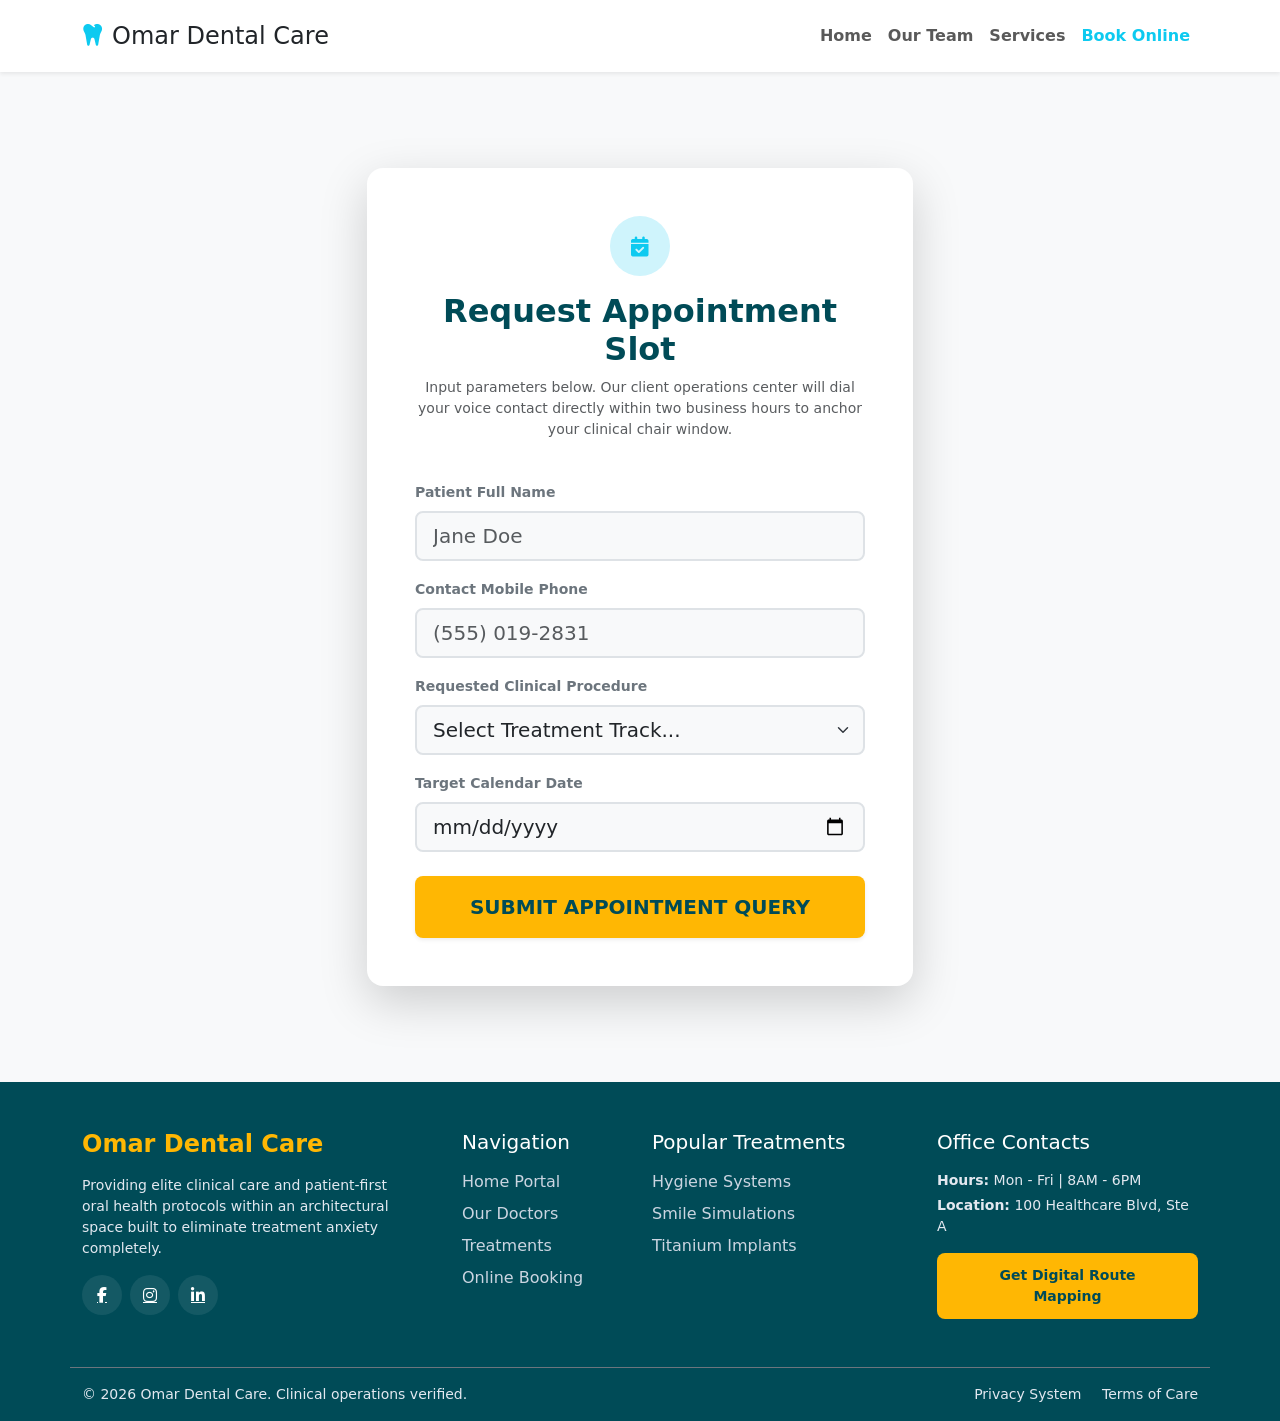
<file: book.html>
<!DOCTYPE html>
<html lang="en">

<head>
    <meta charset="UTF-8">
    <meta name="viewport" content="width=device-width, initial-scale=1.0">
    <title>Schedule Dental Assessment | Omar Dental Care</title>
    <link href="https://cdn.jsdelivr.net/npm/bootstrap@5.3.2/dist/css/bootstrap.min.css" rel="stylesheet">
    <link rel="stylesheet" href="https://cdnjs.cloudflare.com/ajax/libs/font-awesome/6.4.0/css/all.min.css">
    <link rel="stylesheet" href="./css/styles.css">
</head>

<body class="bg-light">

    <nav class="navbar navbar-expand-lg navbar-light bg-white sticky-top py-3 shadow-sm">
        <div class="container">
            <a class="navbar-brand d-flex align-items-center" href="index.html">
                <i class="fa-solid fa-tooth fa-lg me-2 text-info"></i><span class="h4 mb-0 text-dark">Omar Dental
                    Care</span>
            </a>
            <div class="collapse navbar-collapse">
                <ul class="navbar-nav ms-auto mb-2 mb-lg-0 fw-semibold">
                    <li class="nav-item"><a class="nav-link" href="index.html">Home</a></li>
                    <li class="nav-item"><a class="nav-link" href="about.html">Our Team</a></li>
                    <li class="nav-item"><a class="nav-link" href="services.html">Services</a></li>
                    <li class="nav-item"><a class="nav-link active text-info" href="book.html">Book Online</a></li>
                </ul>
            </div>
        </div>
    </nav>

    <!-- Booking Form Card Wrapper Module -->
    <main class="container py-5 my-5">
        <div class="row justify-content-center">
            <div class="col-lg-6 col-md-8">
                <div class="card border-0 shadow-lg p-4 p-xl-5 bg-white rounded-4">
                    <div class="text-center mb-4">
                        <div class="p-3 bg-info-subtle text-info rounded-circle d-inline-block mb-3"
                            style="width: 60px; height: 60px; line-height:30px;">
                            <i class="fa-solid fa-calendar-check fa-lg"></i>
                        </div>
                        <h2>Request Appointment Slot</h2>
                        <p class="text-muted small">Input parameters below. Our client operations center will dial your
                            voice contact directly within two business hours to anchor your clinical chair window.</p>
                    </div>

                    <!-- Dynamic Processing Booking Form Interactivity -->
                    <form id="appointment-form">
                        <div class="mb-3">
                            <label class="form-label fw-bold small text-secondary">Patient Full Name</label>
                            <input type="text" id="booking-name" class="form-control form-control-lg border-2 bg-light"
                                placeholder="Jane Doe" required>
                        </div>
                        <div class="mb-3">
                            <label class="form-label fw-bold small text-secondary">Contact Mobile Phone</label>
                            <input type="tel" id="booking-phone" class="form-control form-control-lg border-2 bg-light"
                                placeholder="(555) 019-2831" required>
                        </div>
                        <div class="mb-3">
                            <label class="form-label fw-bold small text-secondary">Requested Clinical Procedure</label>
                            <select id="booking-service" class="form-select form-select-lg border-2 bg-light" required>
                                <option value="">Select Treatment Track...</option>
                                <option value="preventative">Preventative Care & Cleanings</option>
                                <option value="cosmetic">Cosmetic Dentistry & Whitening</option>
                                <option value="restorative">Restorative Crowns & Bridges</option>
                                <option value="implants">Advanced Dental Implants</option>
                                <option value="orthodontics">Clear Aligner Therapy</option>
                            </select>
                        </div>
                        <div class="mb-4">
                            <label class="form-label fw-bold small text-secondary">Target Calendar Date</label>
                            <input type="date" id="booking-date" class="form-control form-control-lg border-2 bg-light"
                                required>
                        </div>
                        <button type="submit"
                            class="btn btn-vibrant w-100 btn-lg shadow-sm py-3 text-uppercase tracking-wide">Submit
                            Appointment Query</button>
                    </form>
                </div>
            </div>
        </div>
    </main>

    <!-- Production Grade Universal Footer Template -->
    <footer class="pt-5 pb-3">
        <div class="container">
            <div class="row g-4 pb-5 border-bottom border-secondary">
                <div class="col-lg-4 col-md-6">
                    <h4 class="text-gold mb-3">Omar Dental Care</h4>
                    <p class=" small pe-lg-4">Providing elite clinical care and patient-first oral
                        health protocols within an architectural space built to eliminate treatment anxiety completely.
                    </p>
                    <div class="d-flex gap-2 mt-3">
                        <a href="#" class="social-circle"><i class="fab fa-facebook-f"></i></a>
                        <a href="#" class="social-circle"><i class="fab fa-instagram"></i></a>
                        <a href="#" class="social-circle"><i class="fab fa-linkedin-in"></i></a>
                    </div>
                </div>
                <div class="col-lg-2 col-md-6">
                    <h5 class="text-white mb-3">Navigation</h5>
                    <ul class="list-unstyled">
                        <li class="mb-2"><a href="index.html" class="footer-link">Home Portal</a></li>
                        <li class="mb-2"><a href="about.html" class="footer-link">Our Doctors</a></li>
                        <li class="mb-2"><a href="services.html" class="footer-link">Treatments</a></li>
                        <li class="mb-2"><a href="book.html" class="footer-link">Online Booking</a></li>
                    </ul>
                </div>
                <div class="col-lg-3 col-md-6">
                    <h5 class="text-white mb-3">Popular Treatments</h5>
                    <ul class="list-unstyled">
                        <li class="mb-2"><a href="service-detail.html?id=preventative" class="footer-link">Hygiene
                                Systems</a></li>
                        <li class="mb-2"><a href="service-detail.html?id=cosmetic" class="footer-link">Smile
                                Simulations</a></li>
                        <li class="mb-2"><a href="service-detail.html?id=implants" class="footer-link">Titanium
                                Implants</a></li>
                    </ul>
                </div>
                <div class="col-lg-3 col-md-6">
                    <h5 class="text-white mb-3">Office Contacts</h5>
                    <p class="small  mb-1"><strong>Hours:</strong> Mon - Fri | 8AM - 6PM</p>
                    <p class="small  mb-3"><strong>Location:</strong> 100 Healthcare Blvd, Ste A</p>
                    <a href="https://maps.google.com" target="_blank" class="btn btn-vibrant btn-sm w-100">Get Digital
                        Route Mapping</a>
                </div>
            </div>
            <div class="d-md-flex justify-content-between pt-3 text-center small ">
                <p class="mb-md-0">&copy; 2026 Omar Dental Care. Clinical operations verified.</p>
                <div>
                    <a href="#" class="text-reset text-decoration-none me-3">Privacy System</a>
                    <a href="#" class="text-reset text-decoration-none">Terms of Care</a>
                </div>
            </div>
        </div>
    </footer>


    <script src="https://cdn.jsdelivr.net/npm/bootstrap@5.3.2/dist/js/bootstrap.bundle.min.js"></script>
    <script src="./js/app.js"></script>
</body>

</html>
</file>
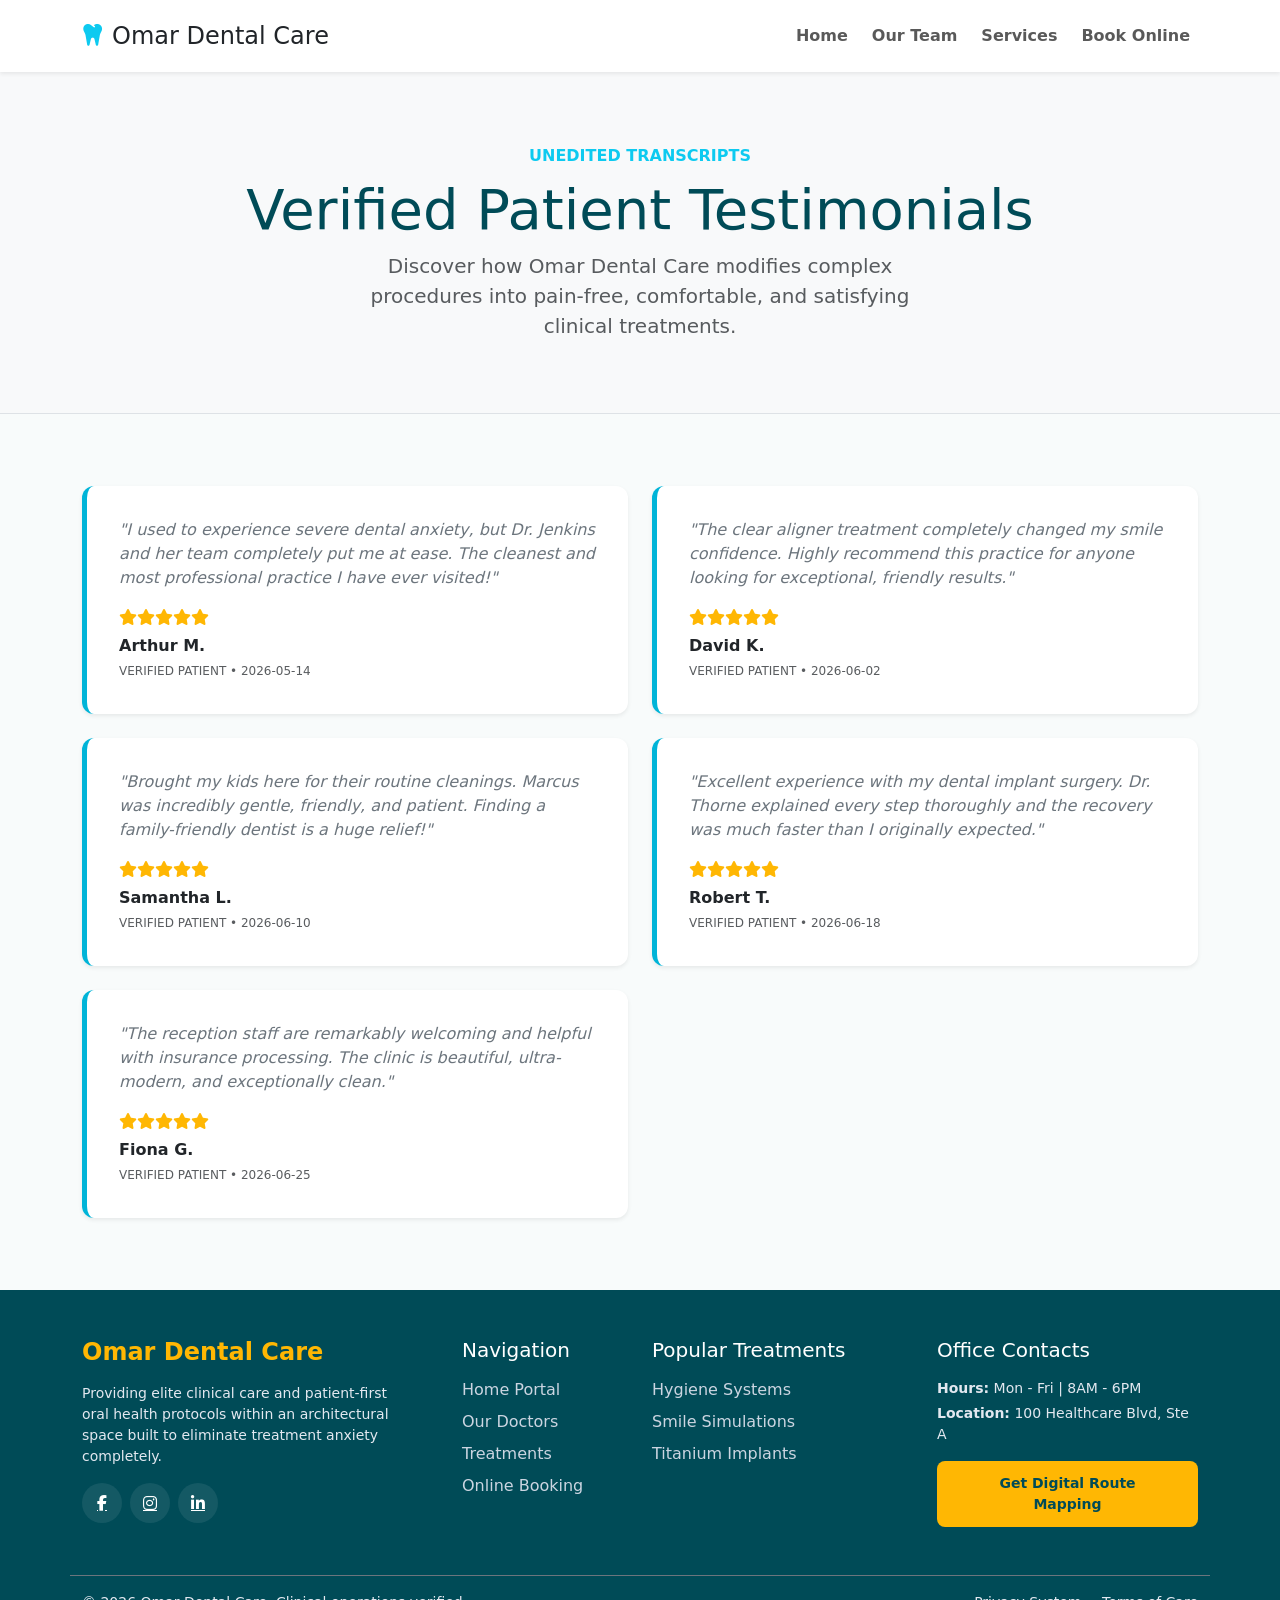
<file: reviews.html>
<!DOCTYPE html>
<html lang="en">

<head>
    <meta charset="UTF-8">
    <meta name="viewport" content="width=device-width, initial-scale=1.0">
    <title>Patient Testimonials Timeline | Omar Dental Care</title>
    <link href="https://cdn.jsdelivr.net/npm/bootstrap@5.3.2/dist/css/bootstrap.min.css" rel="stylesheet">
    <link rel="stylesheet" href="https://cdnjs.cloudflare.com/ajax/libs/font-awesome/6.4.0/css/all.min.css">
    <link rel="stylesheet" href="./css/styles.css">
</head>

<body>

    <nav class="navbar navbar-expand-lg navbar-light bg-white sticky-top py-3 shadow-sm">
        <div class="container">
            <a class="navbar-brand d-flex align-items-center" href="index.html">
                <i class="fa-solid fa-tooth fa-lg me-2 text-info"></i><span class="h4 mb-0 text-dark">Omar Dental
                    Care</span>
            </a>
            <div class="collapse navbar-collapse" id="mainNavigation">
                <ul class="navbar-nav ms-auto mb-2 mb-lg-0 gap-2 fw-semibold">
                    <li class="nav-item"><a class="nav-link" href="index.html">Home</a></li>
                    <li class="nav-item"><a class="nav-link" href="about.html">Our Team</a></li>
                    <li class="nav-item"><a class="nav-link" href="services.html">Services</a></li>
                    <li class="nav-item"><a class="nav-link" href="book.html">Book Online</a></li>
                </ul>
            </div>
        </div>
    </nav>

    <section class="py-5 bg-light border-bottom">
        <div class="container text-center py-4">
            <span class="text-info fw-bold text-uppercase tracking-wider">Unedited Transcripts</span>
            <h1 class="display-4 mt-2">Verified Patient Testimonials</h1>
            <p class="lead text-muted mx-auto mb-0" style="max-width: 600px;">Discover how Omar Dental Care modifies
                complex procedures into pain-free, comfortable, and satisfying clinical treatments.</p>
        </div>
    </section>

    <!-- Dynamic Reviews Injection Target Container -->
    <main class="container py-5 my-4">
        <div id="reviews-container" class="row g-4">
            <div class="col-12 text-center py-5">
                <div class="spinner-border text-info" role="status"><span class="visually-hidden">Loading...</span>
                </div>
                <p class="text-muted mt-3">Streaming verified patient profile telemetry...</p>
            </div>
        </div>
    </main>

    <!-- Production Grade Universal Footer Template -->
    <footer class="pt-5 pb-3">
        <div class="container">
            <div class="row g-4 pb-5 border-bottom border-secondary">
                <div class="col-lg-4 col-md-6">
                    <h4 class="text-gold mb-3">Omar Dental Care</h4>
                    <p class=" small pe-lg-4">Providing elite clinical care and patient-first oral
                        health protocols within an architectural space built to eliminate treatment anxiety completely.
                    </p>
                    <div class="d-flex gap-2 mt-3">
                        <a href="#" class="social-circle"><i class="fab fa-facebook-f"></i></a>
                        <a href="#" class="social-circle"><i class="fab fa-instagram"></i></a>
                        <a href="#" class="social-circle"><i class="fab fa-linkedin-in"></i></a>
                    </div>
                </div>
                <div class="col-lg-2 col-md-6">
                    <h5 class="text-white mb-3">Navigation</h5>
                    <ul class="list-unstyled">
                        <li class="mb-2"><a href="index.html" class="footer-link">Home Portal</a></li>
                        <li class="mb-2"><a href="about.html" class="footer-link">Our Doctors</a></li>
                        <li class="mb-2"><a href="services.html" class="footer-link">Treatments</a></li>
                        <li class="mb-2"><a href="book.html" class="footer-link">Online Booking</a></li>
                    </ul>
                </div>
                <div class="col-lg-3 col-md-6">
                    <h5 class="text-white mb-3">Popular Treatments</h5>
                    <ul class="list-unstyled">
                        <li class="mb-2"><a href="service-detail.html?id=preventative" class="footer-link">Hygiene
                                Systems</a></li>
                        <li class="mb-2"><a href="service-detail.html?id=cosmetic" class="footer-link">Smile
                                Simulations</a></li>
                        <li class="mb-2"><a href="service-detail.html?id=implants" class="footer-link">Titanium
                                Implants</a></li>
                    </ul>
                </div>
                <div class="col-lg-3 col-md-6">
                    <h5 class="text-white mb-3">Office Contacts</h5>
                    <p class="small  mb-1"><strong>Hours:</strong> Mon - Fri | 8AM - 6PM</p>
                    <p class="small  mb-3"><strong>Location:</strong> 100 Healthcare Blvd, Ste A</p>
                    <a href="https://maps.google.com" target="_blank" class="btn btn-vibrant btn-sm w-100">Get Digital
                        Route Mapping</a>
                </div>
            </div>
            <div class="d-md-flex justify-content-between pt-3 text-center small ">
                <p class="mb-md-0">&copy; 2026 Omar Dental Care. Clinical operations verified.</p>
                <div>
                    <a href="#" class="text-reset text-decoration-none me-3">Privacy System</a>
                    <a href="#" class="text-reset text-decoration-none">Terms of Care</a>
                </div>
            </div>
        </div>
    </footer>


    <script src="https://cdn.jsdelivr.net/npm/bootstrap@5.3.2/dist/js/bootstrap.bundle.min.js"></script>
    <script src="./js/app.js"></script>
</body>

</html>
</file>
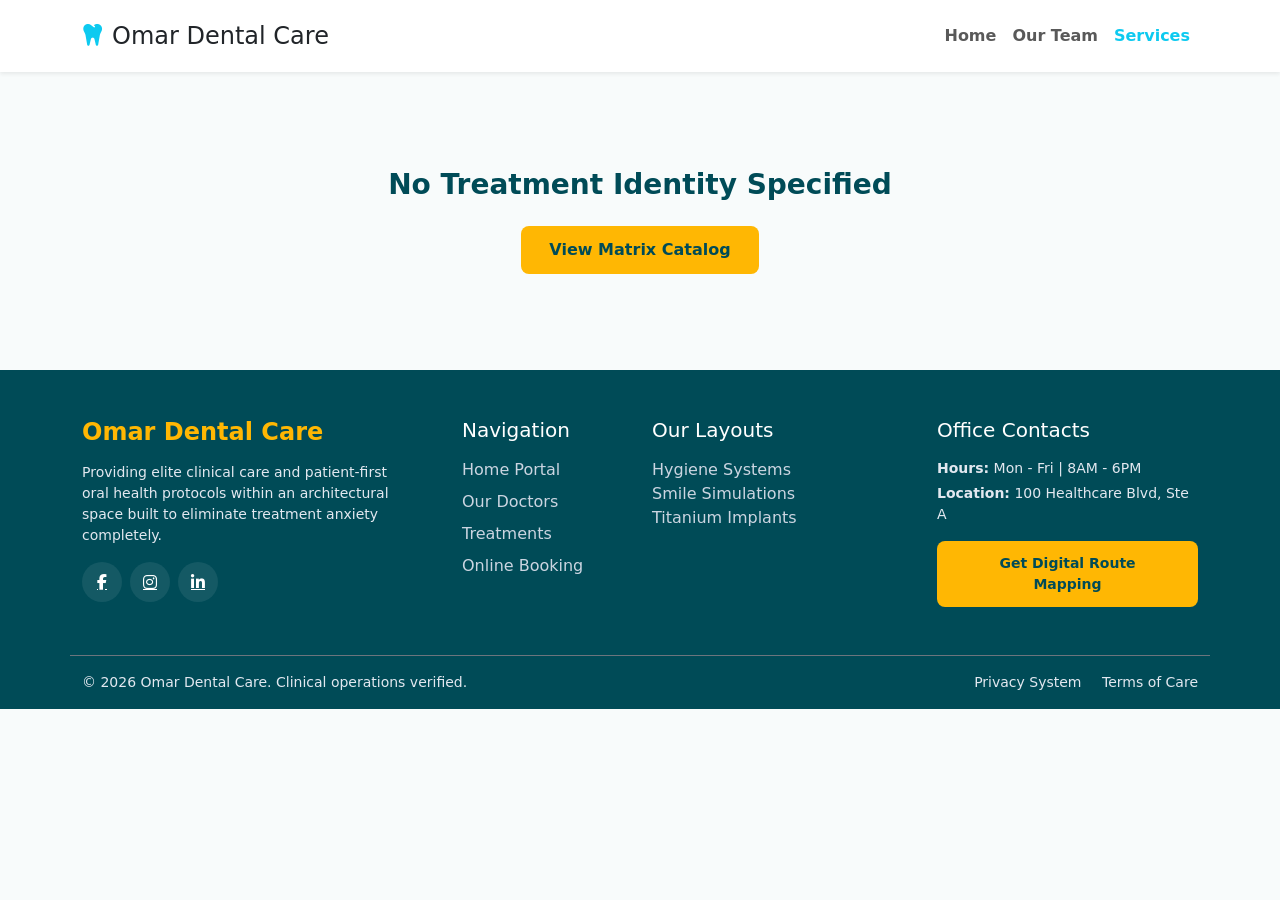
<file: service-detail.html>
<!DOCTYPE html>
<html lang="en">

<head>
    <meta charset="UTF-8">
    <meta name="viewport" content="width=device-width, initial-scale=1.0">
    <title>Treatment Overview | Omar Dental Care</title>
    <link href="https://cdn.jsdelivr.net/npm/bootstrap@5.3.2/dist/css/bootstrap.min.css" rel="stylesheet">
    <link rel="stylesheet" href="https://cdnjs.cloudflare.com/ajax/libs/font-awesome/6.4.0/css/all.min.css">
    <link rel="stylesheet" href="./css/styles.css">
</head>

<body>
    <nav class="navbar navbar-expand-lg navbar-light bg-white sticky-top py-3 shadow-sm">
        <div class="container">
            <a class="navbar-brand d-flex align-items-center" href="index.html">
                <i class="fa-solid fa-tooth fa-lg me-2 text-info"></i><span class="h4 mb-0 text-dark">Omar Dental
                    Care</span>
            </a>
            <div class="collapse navbar-collapse" id="innerNavigation">
                <ul class="navbar-nav ms-auto mb-2 mb-lg-0 fw-semibold">
                    <li class="nav-item"><a class="nav-link" href="index.html">Home</a></li>
                    <li class="nav-item"><a class="nav-link" href="about.html">Our Team</a></li>
                    <li class="nav-item"><a class="nav-link active text-info" href="services.html">Services</a></li>
                </ul>
            </div>
        </div>
    </nav>

    <!-- Main Render Anchor Target -->
    <main id="dynamic-detail-target" class="py-5">
        <div class="container text-center py-5">
            <div class="spinner-border text-info" role="status"><span class="visually-hidden">Loading...</span></div>
            <p class="mt-3 text-muted">Pulling procedural roadmap database data...</p>
        </div>
    </main>

    <!-- Production Grade Universal Footer -->
    <footer class="pt-5 pb-3">
        <div class="container">
            <div class="row g-4 pb-5 border-bottom border-secondary">
                <div class="col-lg-4 col-md-6">
                    <h4 class="text-gold mb-3">Omar Dental Care</h4>
                    <p class=" small pe-lg-4">Providing elite clinical care and patient-first oral
                        health protocols within an architectural space built to eliminate treatment anxiety completely.
                    </p>
                    <div class="d-flex gap-2 mt-3">
                        <a href="#" class="social-circle"><i class="fab fa-facebook-f"></i></a>
                        <a href="#" class="social-circle"><i class="fab fa-instagram"></i></a>
                        <a href="#" class="social-circle"><i class="fab fa-linkedin-in"></i></a>
                    </div>
                </div>
                <div class="col-lg-2 col-md-6">
                    <h5 class="text-white mb-3">Navigation</h5>
                    <ul class="list-unstyled">
                        <li class="mb-2"><a href="index.html" class="footer-link">Home Portal</a></li>
                        <li class="mb-2"><a href="about.html" class="footer-link">Our Doctors</a></li>
                        <li class="mb-2"><a href="services.html" class="footer-link">Treatments</a></li>
                        <li class="mb-2"><a href="book.html" class="footer-link">Online Booking</a></li>
                    </ul>
                </div>
                <div class="col-lg-3 col-md-6">
                    <h5 class="text-white mb-3">Our Layouts</h5>
                    <ul class="list-unstyled">
                        <li><a href="service-detail.html?id=preventative" class="footer-link">Hygiene Systems</a></li>
                        <li><a href="service-detail.html?id=cosmetic" class="footer-link">Smile Simulations</a></li>
                        <li><a href="service-detail.html?id=implants" class="footer-link">Titanium Implants</a></li>
                    </ul>
                </div>
                <div class="col-lg-3 col-md-6">
                    <h5 class="text-white mb-3">Office Contacts</h5>
                    <p class="small  mb-1"><strong>Hours:</strong> Mon - Fri | 8AM - 6PM</p>
                    <p class="small  mb-3"><strong>Location:</strong> 100 Healthcare Blvd, Ste A</p>
                    <a href="https://maps.google.com" target="_blank" class="btn btn-vibrant btn-sm w-100">Get Digital
                        Route Mapping</a>
                </div>
            </div>
            <div class="d-md-flex justify-content-between pt-3 text-center small ">
                <p class="mb-md-0">&copy; 2026 Omar Dental Care. Clinical operations verified.</p>
                <div>
                    <a href="#" class="text-reset text-decoration-none me-3">Privacy System</a>
                    <a href="#" class="text-reset text-decoration-none">Terms of Care</a>
                </div>
            </div>
        </div>
    </footer>

    <script src="https://cdn.jsdelivr.net/npm/bootstrap@5.3.2/dist/js/bootstrap.bundle.min.js"></script>
    <script src="./js/app.js"></script>
</body>

</html>
</file>
<file: css/styles.css>
/* ==========================================================================
   Omar Dental Care - Vibrant Master Stylesheet
   ========================================================================== */

:root {
  --primary-deep: #004b57; /* Rich Deep Teal */
  --accent-bright: #00b4d8; /* High-Energy Electric Teal */
  --mint-fresh: #c7f9cc; /* Soft Mint Background Pop */
  --coral-gold: #ffb703; /* Vibrant Sunlit Amber Accent */
  --warm-light: #f8fbfb; /* Off-white glowing base */
  --slate-dark: #1e293b; /* Premium Charcoal Text */
}

body {
  font-family:
    "Inter",
    system-ui,
    -apple-system,
    sans-serif;
  background-color: var(--warm-light);
  color: var(--slate-dark);
}

/* Vibrant Hero Customization */
.vibrant-hero {
  background:
    linear-gradient(
      135deg,
      rgba(0, 75, 87, 0.95) 0%,
      rgba(0, 180, 216, 0.85) 100%
    ),
    url("https://images.unsplash.com/photo-1629909613654-28e377c37b09?auto=format&fit=crop&q=80&w=1600");
  background-size: cover;
  background-position: center;
  position: relative;
  overflow: hidden;
}

/* Wave Cutout Overlay */
.hero-wave {
  position: absolute;
  bottom: 0;
  left: 0;
  width: 100%;
  overflow: hidden;
  line-height: 0;
}

.hero-wave svg {
  position: relative;
  display: block;
  width: calc(130% + 1.3px);
  height: 60px;
  fill: var(--warm-light);
}

/* Card Enhancements & Hover Graphics */
.custom-card {
  border: none;
  background: #ffffff;
  border-radius: 16px;
  box-shadow: 0 10px 30px rgba(0, 75, 87, 0.04);
  transition:
    transform 0.4s cubic-bezier(0.175, 0.885, 0.32, 1.275),
    box-shadow 0.4s ease;
  overflow: hidden;
}

.custom-card:hover {
  transform: translateY(-8px);
  box-shadow: 0 20px 40px rgba(0, 180, 216, 0.15);
}

/* Image Aspect Constraints */
.crop-img-320 {
  width: 100%;
  height: 240px;
  object-fit: cover;
}

.staff-img-frame {
  width: 100%;
  height: 320px;
  object-fit: cover;
  object-position: center top;
}

/* Typography Overrides */
h1,
h2,
h3,
h4 {
  font-weight: 800;
  color: var(--primary-deep);
}

.text-gold {
  color: var(--coral-gold);
}

/* Buttons Styling */
.btn-vibrant {
  background-color: var(--coral-gold);
  color: var(--primary-deep) !important;
  font-weight: 700;
  border: none;
  border-radius: 8px;
  padding: 0.75rem 1.75rem;
  transition: all 0.3s ease;
}

.btn-vibrant:hover {
  background-color: #e0a100;
  transform: translateY(-2px);
  box-shadow: 0 8px 20px rgba(255, 183, 3, 0.3);
}

.btn-outline-vibrant {
  border: 2px solid var(--accent-bright);
  color: var(--primary-deep);
  font-weight: 700;
  border-radius: 8px;
  transition: all 0.3s ease;
}

.btn-outline-vibrant:hover {
  background-color: var(--accent-bright);
  color: #ffffff !important;
}

/* Custom Interactive Testimonial Bubbles */
.testimonial-bubble {
  background: #ffffff;
  border-left: 5px solid var(--accent-bright);
  border-radius: 12px;
  padding: 2rem;
  position: relative;
}

/* Bottom Footer Branding Styles */
footer {
  background-color: var(--primary-deep);
  color: #e2e8f0;
}

.footer-link {
  color: #cbd5e1;
  text-decoration: none;
  transition:
    color 0.2s ease,
    padding-left 0.2s ease;
}

.footer-link:hover {
  color: var(--coral-gold);
  padding-left: 4px;
}

.social-circle {
  display: inline-flex;
  align-items: center;
  justify-content: center;
  width: 40px;
  height: 40px;
  background: rgba(255, 255, 255, 0.08);
  color: #ffffff;
  border-radius: 50%;
  transition: all 0.3s ease;
}

.social-circle:hover {
  background: var(--coral-gold);
  color: var(--primary-deep);
  transform: translateY(-3px);
}
</file>
